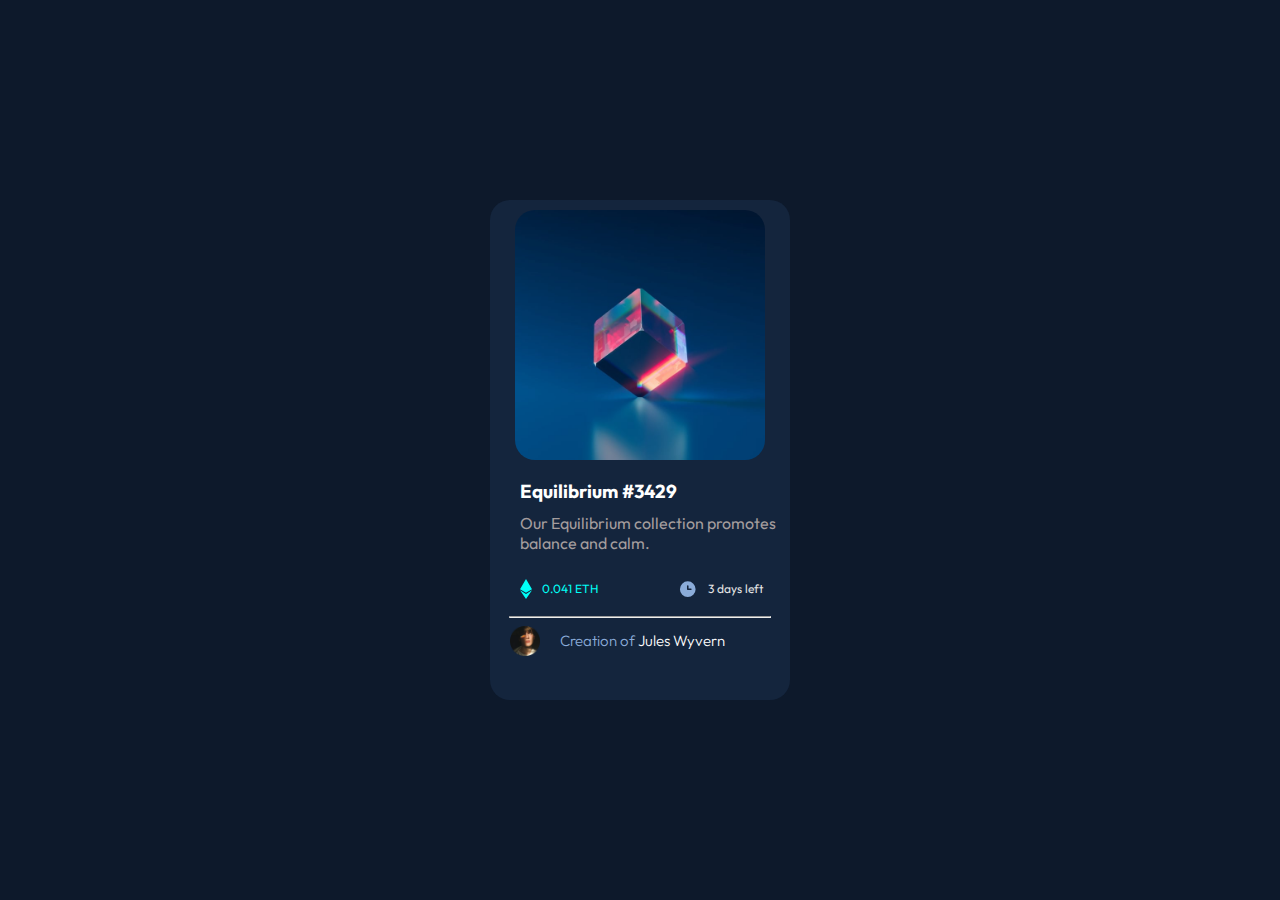
<file: Challenge - 4/index.html>
<!DOCTYPE html>
<html lang="en">
<head>
  <meta charset="UTF-8">
  <meta name="viewport" content="width=device-width, initial-scale=1.0"> <!-- displays site properly based on user's device -->

  <link rel="icon" type="image/png" sizes="32x32" href="./images/favicon-32x32.png">
  <link href="https://fonts.googleapis.com/css2?family=Outfit:wght@300;400;600&display=swap" rel="stylesheet">
  <link rel="stylesheet" href="style.css">
  <title>Frontend Mentor | NFT preview card component</title>
  <style>
    .attribution { font-size: 11px; text-align: center; }
    .attribution a { color: hsl(228, 45%, 44%); }
  </style>
</head>
<body>
    <div class="main-cont">
      <div class="img-cont">
        <img src="images/image-equilibrium.jpg" alt="NFT image">
      </div>
      <div class="desc">
      </div>
      <div class="tot-eth">
      </div>
      <hr>
      <div class="creator">
        <img src="images/image-avatar.png" alt ="creator">
        <p class="abt">Creation of <span class="name">Jules Wyvern</span></p>
      </div>
    </div>
    <script src="index.js"></script>
</body>
</html>
</file>
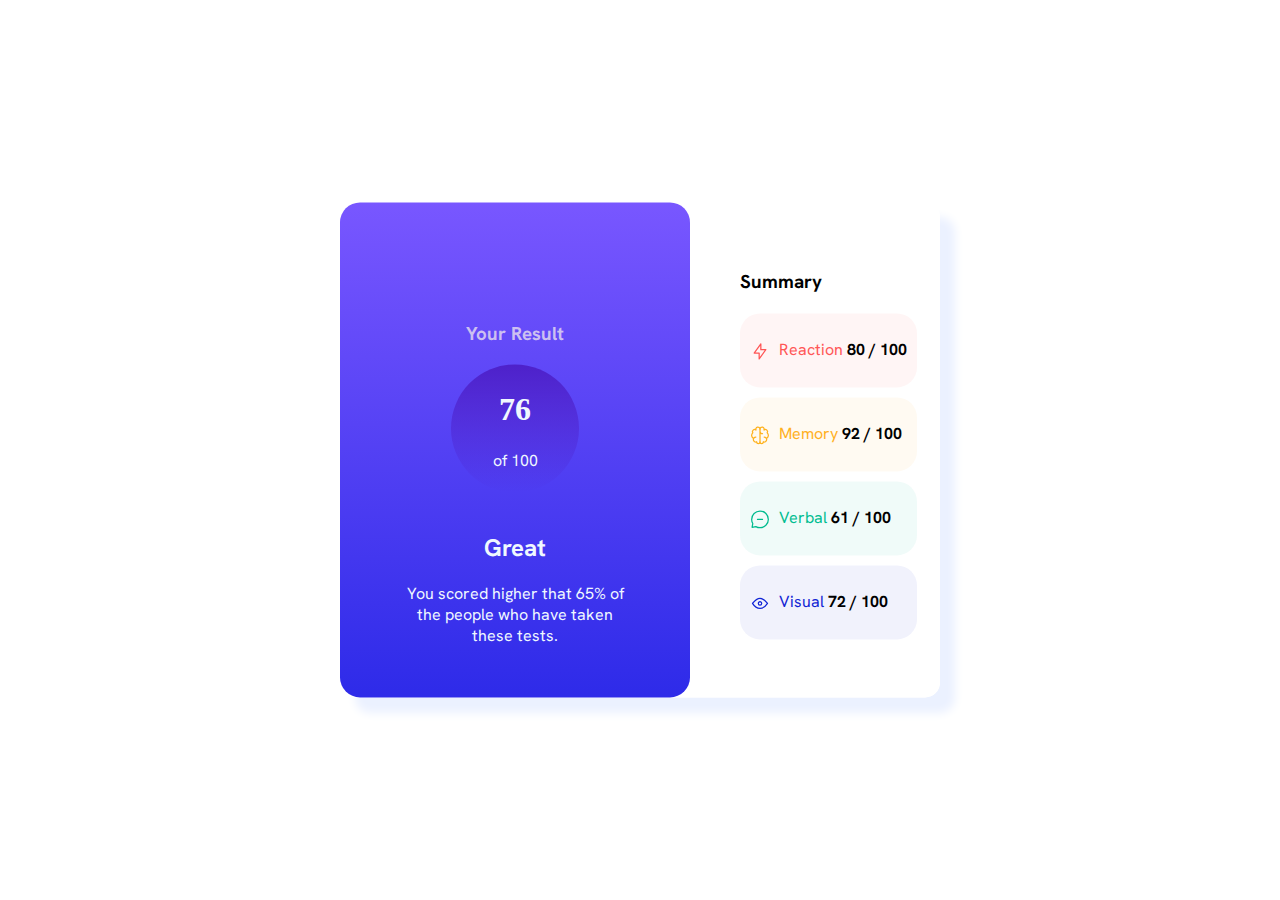
<file: Challenge - 1/results-summary-component-main/index.html>
<!DOCTYPE html>
<html lang="en">
<head>
  <meta charset="UTF-8">
  <meta name="viewport" content="width=device-width, initial-scale=1.0">
  <link rel="icon" type="image/png" sizes="32x32" href="./assets/images/favicon-32x32.png">
  <link rel="stylesheet" href="styles.css">
  <link href="https://fonts.googleapis.com/css2?family=Hanken+Grotesk:wght@400;900&display=swap" rel="stylesheet">
  <title>Frontend Mentor | Results summary component</title>
</head>
<body>
  <div class="child-container">
    <div class="left-container">
      <div class="final-res">
          <h3 class="lighter-text your-result-header">Your Result</h3>
          <div class="circle-container">
            <div class="inner-circle-area">
                <h1 class="white-text bigger-score-text">76</h1>
                <p class="lighter-text white-text .white-text">of 100</p>
            </div>
          </div>
          <div class="summary-text-box">
              <h2 class="result-rating-header white-text" style="font-family: 'Hanken Grotesk';">Great</h2>
              <p class="lighter-text white-text" style="font-family: 'Hanken Grotesk';">You scored higher that 65% of <br>the people who have taken<br> these tests.</p>
          </div>
      </div>
  </div>
    <div class="score-card">
      <div class="sub-card">
        <h3 class="heading-of-result">Summary</h3>
        <div class="reaction-card card">
          <p class="card-text "><img src="assets/images/icon-reaction.svg" alt="Reaction"> Reaction<span class="score--grey clr-darkblue"> 80 / 100</span></p>
        </div>
        <div class="memory-card card ">
          <p class="card-text"><img src="assets/images/icon-memory.svg" alt="Reaction">  Memory<span class="score--grey clr-darkblue"> 92 / 100</span></p>
        </div>
        <div class="verbal-card card ">
          <p class="card-text"><img src="assets/images/icon-verbal.svg" alt="Reaction">  Verbal<span class="score--grey clr-darkblue"> 61 / 100</span></p>
        </div>
        <div class="visual-card card ">
          <p class="card-text"><img src="assets/images/icon-visual.svg" alt="Reaction"> Visual<span class="score--grey clr-darkblue"> 72 / 100</span></p>
        </div>
      </div>
    </div>
  </div>
</body>
</html>
</file>
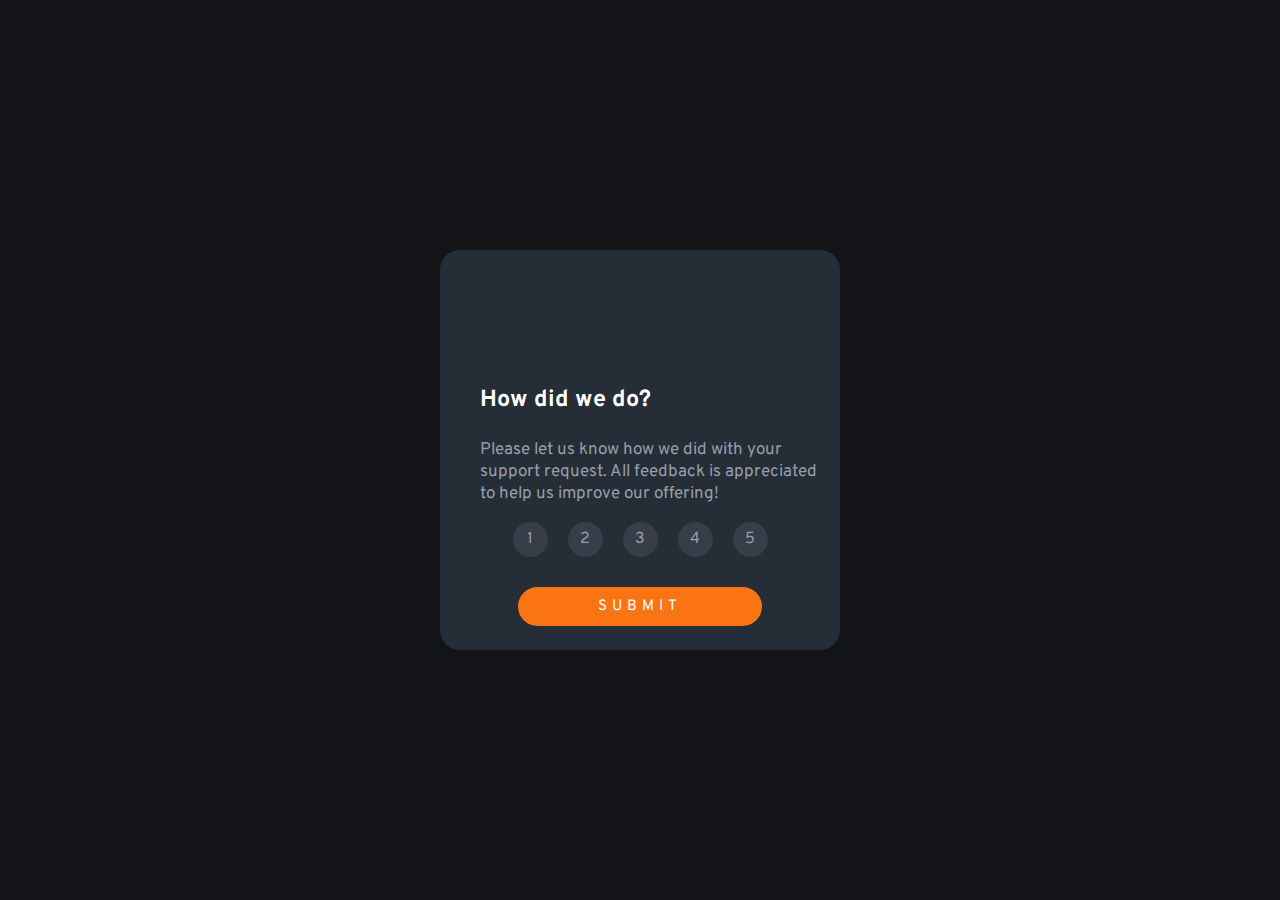
<file: Challenge - 3/interactive-rating-component-main/index.html>
<!DOCTYPE html>
<html lang="en">
<head>
  <meta charset="UTF-8">
  <meta name="viewport" content="width=device-width, initial-scale=1.0"> <!-- displays site properly based on user's device -->

  <link rel="icon" type="image/png" sizes="32x32" href="./images/favicon-32x32.png">
  <link href="https://fonts.googleapis.com/css2?family=Overpass:wght@400;700&display=swap" rel="stylesheet">
  <link rel="stylesheet" href="style.css" >
  
  <title>Frontend Mentor | Interactive rating component</title>
  <style>
    .attribution { font-size: 11px; text-align: center; }
    .attribution a { color: hsl(228, 45%, 44%); }
  </style>
</head>
<body>

<div class="main-container">
  <div class="sub-container">
    <div class="heading-container">
      <h3>How did we do?</h3>
      <p>Please let us know how we did with your support request. All feedback is appreciated to help us improve our offering!</p>
    </div>
    <div class="rating-button">
      <button class="rate-btn">1</button>
      <button class="rate-btn">2</button>
      <button class="rate-btn">3</button>
      <button class="rate-btn">4</button>
      <button class="rate-btn">5</button>
    </div>
    <div class="btn-cont">
      <button id="submit-btn">Submit</button>
  </div>
  <div class="submit-container">
    <div id="icon"></div>
    <div class="message">
      <p id="rating-selected"></p>
      <h3 id="msg"></h3>
      <p id="para"></p>
  </div>
  </div>
</div>
</div>
<script src="index.js"></script>
</body>
</html>
</file>
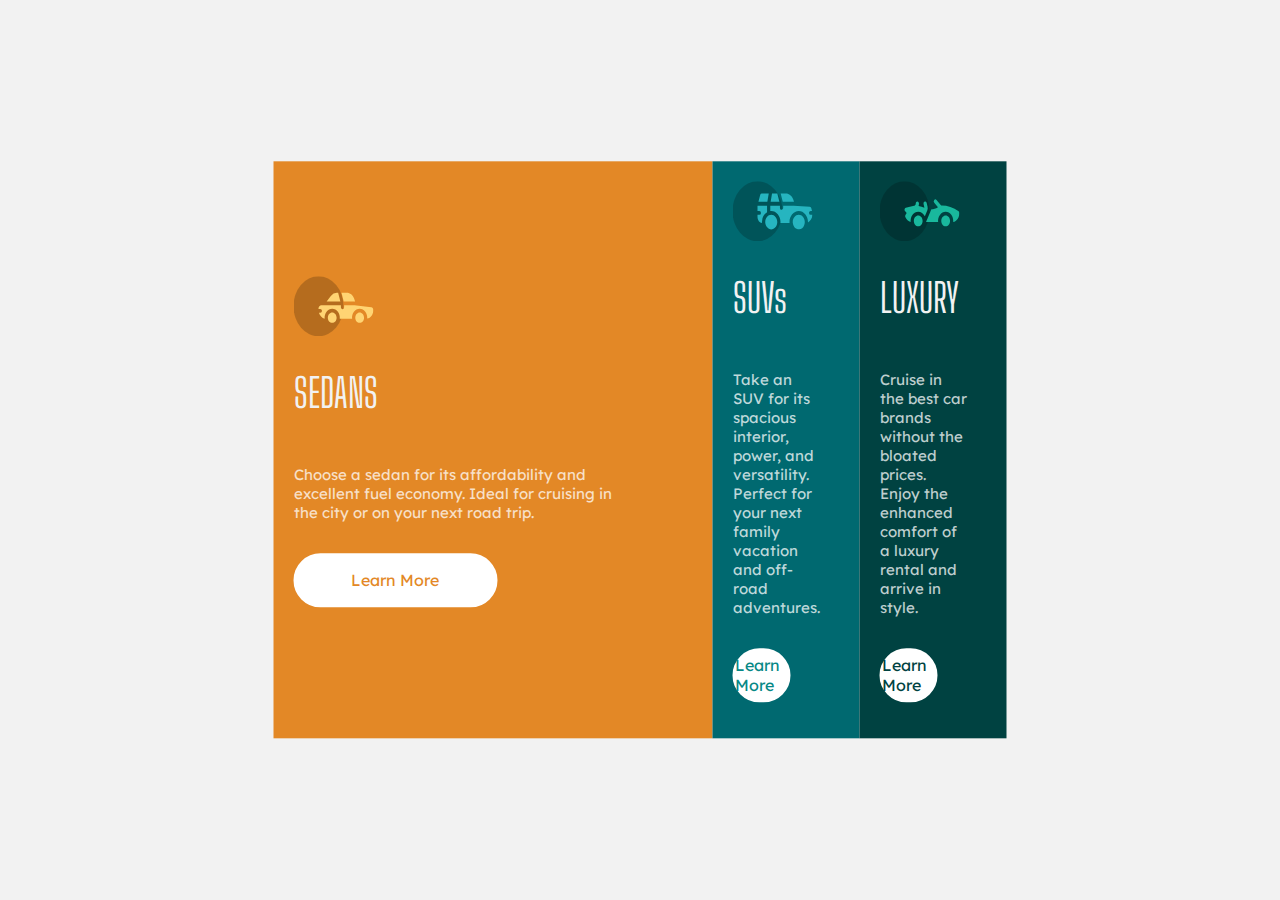
<file: Challenge - 5/3-column-preview-card-component-main/index.html>
<!DOCTYPE html>
<html lang="en">
<head>
  <meta charset="UTF-8">
  <meta name="viewport" content="width=device-width, initial-scale=1.0"> <!-- displays site properly based on user's device -->

  <link rel="icon" type="image/png" sizes="32x32" href="./images/favicon-32x32.png">
  <link rel="stylesheet" href="style.css">
  <link href="https://fonts.googleapis.com/css2?family=Big+Shoulders+Display:wght@700&display=swap" rel="stylesheet">
  <link href="https://fonts.googleapis.com/css2?family=Lexend+Deca&display=swap" rel="stylesheet">
  
  <title>Frontend Mentor | 3-column preview card component</title>

  <!-- Feel free to remove these styles or customise in your own stylesheet 👍 -->
  <style>
    .attribution { font-size: 11px; text-align: center; }
    .attribution a { color: hsl(228, 45%, 44%); }
  </style>
</head>
<body>
  
  <div class="main-container">
    <div class="car-types">
      <div class="sedan-cars">
          <div class="sedan-desc">
            <img src="images/icon-sedans.svg" >
            <h2>SEDANS</h2>
            <p>Choose a sedan for its affordability and excellent fuel economy. Ideal for cruising in the city 
              or on your next road trip.</p>
            <h3>Learn More</h3>
          </div>
      </div>

      <div class="suvs">
        <div class="suv-desc">
          <img src="images/icon-suvs.svg">
          <h2>SUVs</h2>
          <p>Take an SUV for its spacious interior, power, and versatility. Perfect for your next family vacation 
            and off-road adventures.</p>
            <h3>Learn More</h3>
        </div>
      </div>
      <div class="luxury">
        <div class="luxury-desc">
          <img src="images/icon-luxury.svg">
          <h2>LUXURY</h2>
          <p>Cruise in the best car brands without the bloated prices. Enjoy the enhanced comfort of a luxury 
            rental and arrive in style.</p>
            <h3>Learn More</h3>
        </div>
      </div>
      </div>
    </div>
  </div>

</body>
</html>
</file>
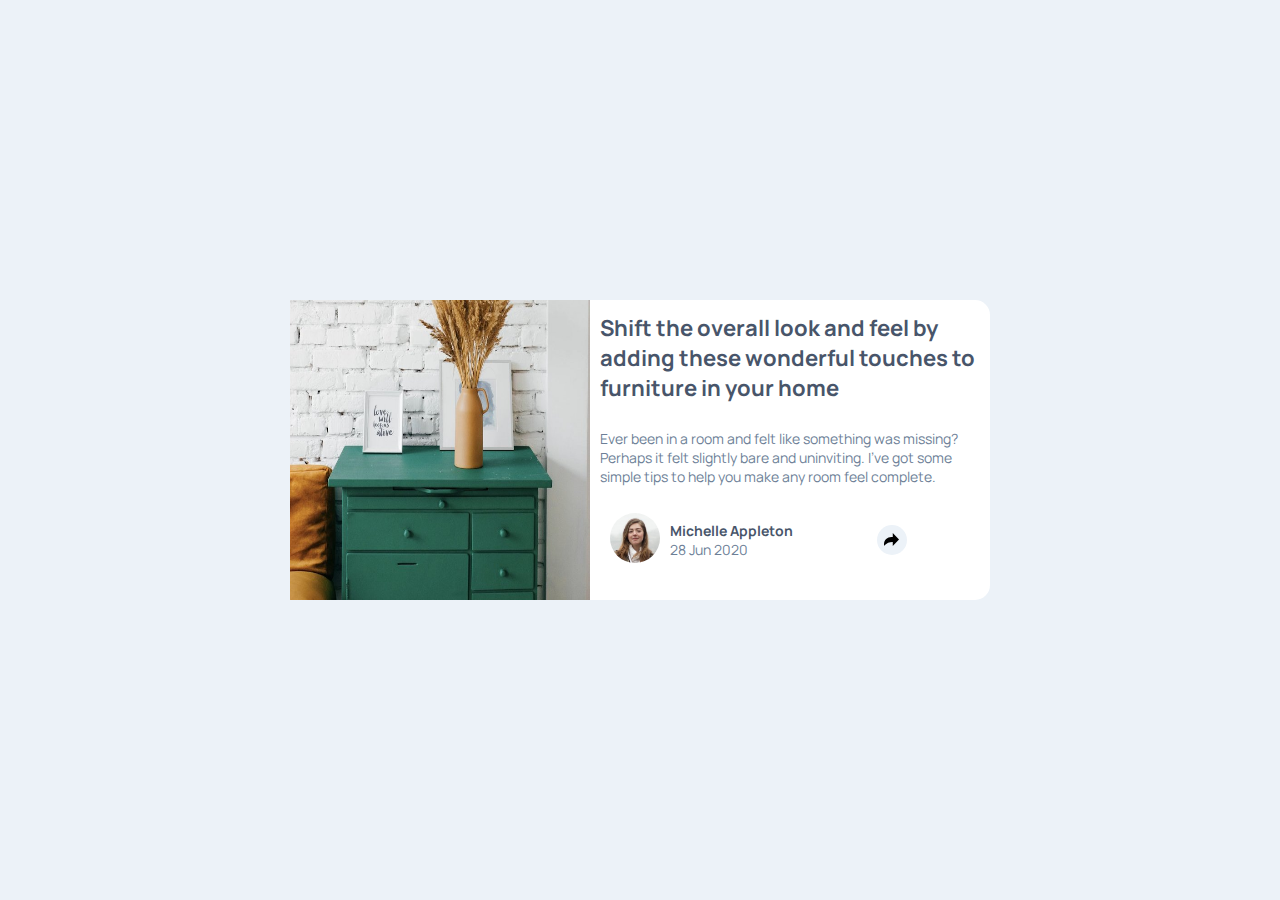
<file: Challenge - 6/article-preview-component-master/index.html>
<!DOCTYPE html>
<html lang="en">
  <head>
    <meta charset="UTF-8" />
    <meta name="viewport" content="width=device-width, initial-scale=1.0" />
    <link
      rel="icon"
      type="image/png"
      sizes="32x32"
      href="./images/favicon-32x32.png"
    />
    <link rel="stylesheet" href="style.css" />
    <link href="https://fonts.googleapis.com/css2?family=Manrope:wght@500;700&display=swap" rel="stylesheet">
    <title>Frontend Mentor | Article preview component</title>
  </head>
  <body>
    <div class="main-container">
        <div class="content">
            <img src="images/drawers.jpg">
        </div>
        <div class="main-txt">
         <h3>Shift the overall look and feel by adding these wonderful 
                touches to furniture in your home</h3>
            <p>Ever been in a room and felt like something was missing? Perhaps 
                it felt slightly bare and uninviting. I’ve got some simple tips 
                to help you make any room feel complete.
              </p> 
              <div class="profile">
                <div class="profile-pic">
                  <img src="images/avatar-michelle.jpg" alt="" />
                </div>
                 <span>
                  <p class="name">Michelle Appleton</p>
                  <p class="date">28 Jun 2020</p>
                 </span>
                 <div class="share-icon tooltip" id="share">
                  <svg xmlns="http://www.w3.org/2000/svg" width="15" height="13" id="letssee">
                    <path d="M15 6.495L8.766.014V3.88H7.441C3.33 3.88 0 7.039 0 10.936v2.049l.589-.612C2.59 10.294 5.422 9.11 8.39 9.11h.375v3.867L15 6.495z"></path>
                  </svg>
                    <span class="tooltiptext" id="toolkit">
                      <div class="child" id="shtext">SHARE</div>
                      <div class="child">
                        <svg xmlns="http://www.w3.org/2000/svg" width="20" height="20"><path fill="#FFF" d="M18.896 0H1.104C.494 0 0 .494 0 1.104v17.793C0 19.506.494 20 1.104 20h9.58v-7.745H8.076V9.237h2.606V7.01c0-2.583 1.578-3.99 3.883-3.99 1.104 0 2.052.082 2.329.119v2.7h-1.598c-1.254 0-1.496.597-1.496 1.47v1.928h2.989l-.39 3.018h-2.6V20h5.098c.608 0 1.102-.494 1.102-1.104V1.104C20 .494 19.506 0 18.896 0z"/>
                        </svg>
                      </div>
                      <div class="child">
                        <svg xmlns="http://www.w3.org/2000/svg" width="20" height="20">
                        <path fill="#FFF" d="M10 0C4.478 0 0 4.477 0 10c0 4.237 2.636 7.855 6.356 9.312-.088-.791-.167-2.005.035-2.868.182-.78 1.172-4.97 1.172-4.97s-.299-.6-.299-1.486c0-1.39.806-2.428 1.81-2.428.852 0 1.264.64 1.264 1.408 0 .858-.545 2.14-.828 3.33-.236.995.5 1.807 1.48 1.807 1.778 0 3.144-1.874 3.144-4.58 0-2.393-1.72-4.068-4.177-4.068-2.845 0-4.515 2.135-4.515 4.34 0 .859.331 1.781.745 2.281a.3.3 0 01.069.288l-.278 1.133c-.044.183-.145.223-.335.134-1.249-.581-2.03-2.407-2.03-3.874 0-3.154 2.292-6.052 6.608-6.052 3.469 0 6.165 2.473 6.165 5.776 0 3.447-2.173 6.22-5.19 6.22-1.013 0-1.965-.525-2.291-1.148l-.623 2.378c-.226.869-.835 1.958-1.244 2.621.937.29 1.931.446 2.962.446 5.522 0 10-4.477 10-10S15.522 0 10 0z" />
                      </svg>
                    </div>
                      <div class="child">
                        <svg xmlns="http://www.w3.org/2000/svg" width="20" height="20"><path fill="#FFF" d="M20 2.172a8.192 8.192 0 01-2.357.646 4.11 4.11 0 001.804-2.27 8.22 8.22 0 01-2.605.996A4.096 4.096 0 0013.847.248c-2.65 0-4.596 2.472-3.998 5.037A11.648 11.648 0 011.392 1a4.109 4.109 0 001.27 5.478 4.086 4.086 0 01-1.858-.513c-.045 1.9 1.318 3.679 3.291 4.075a4.113 4.113 0 01-1.853.07 4.106 4.106 0 003.833 2.849A8.25 8.25 0 010 14.658a11.616 11.616 0 006.29 1.843c7.618 0 11.922-6.434 11.663-12.205A8.354 8.354 0 0020 2.172z"/>
                        </svg>
                      </div>
                    </span>
                </div>
      </div>
    </div>
    </div>
    <script src="index.js"></script>
  </body>
</html>
</file>
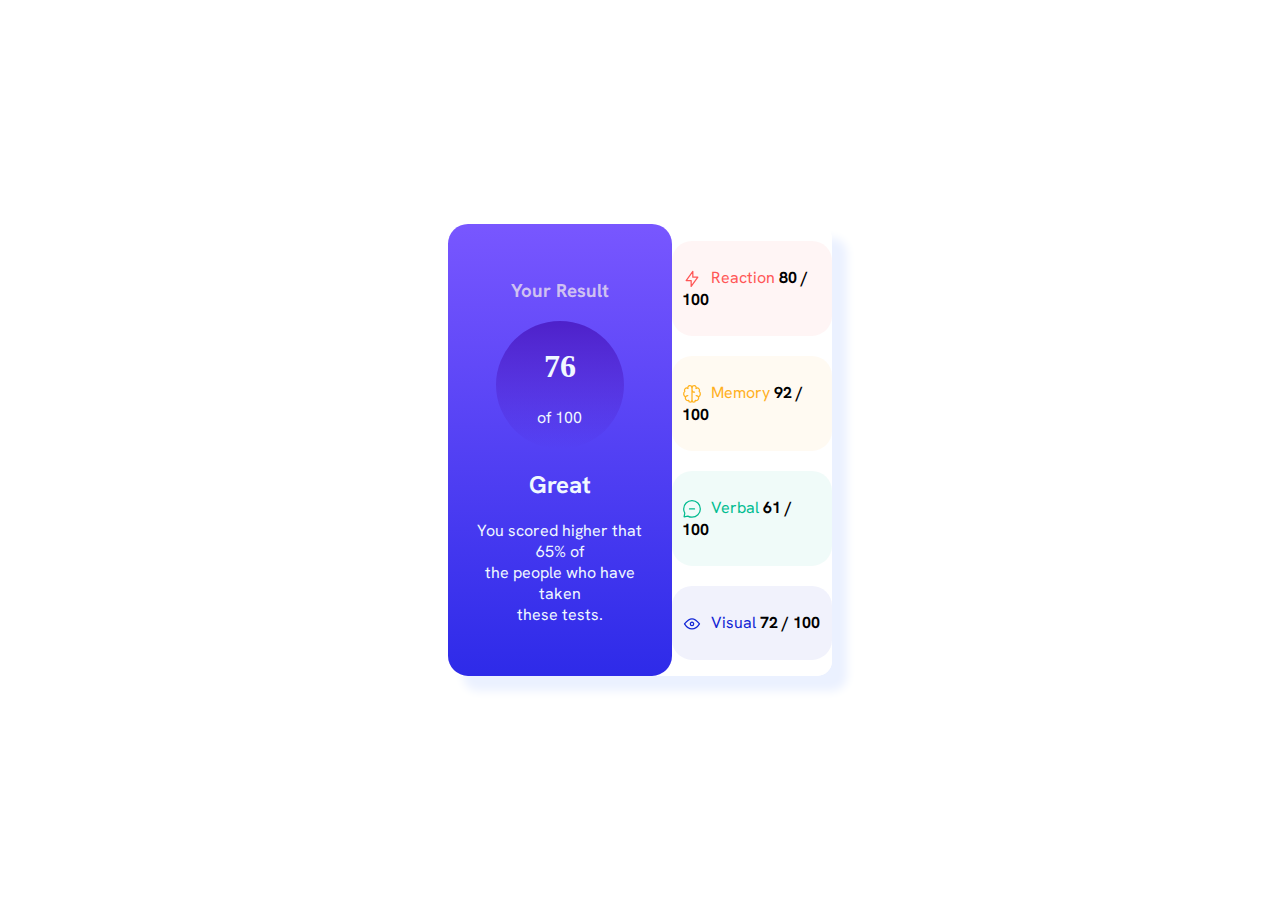
<file: Folder 1/results-summary-component-main/index.html>
<!DOCTYPE html>
<html lang="en">
<head>
  <meta charset="UTF-8">
  <meta name="viewport" content="width=device-width, initial-scale=1.0">
  <link rel="icon" type="image/png" sizes="32x32" href="./assets/images/favicon-32x32.png">
  <link rel="stylesheet" href="styles.css">
  <link href="https://fonts.googleapis.com/css2?family=Hanken+Grotesk:wght@400;900&display=swap" rel="stylesheet">
  <title>Frontend Mentor | Results summary component</title>
</head>
<body>
  <div class="child-container">
    <!-- <div class="details">
      <h5>Summary</h5>
    </div> -->
    <div class="left-container">
      <div class="final-res">
          <h3 class="lighter-text your-result-header">Your Result</h3>
          <div class="circle-container">
            <div class="inner-circle-area">
                <h1 class="white-text bigger-score-text">76</h1>
                <p class="lighter-text white-text .white-text">of 100</p>
            </div>
          </div>
          <div class="summary-text-box">
              <h2 class="result-rating-header white-text" style="font-family: 'Hanken Grotesk';">Great</h2>
              <p class="lighter-text white-text" style="font-family: 'Hanken Grotesk';">You scored higher that 65% of <br>the people who have taken<br> these tests.</p>
          </div>
      </div>
  </div>
    <div class="score-card">
      <div class="sub-card">
        <div class="reaction-card card">
          <p class="card-text "><img src="assets/images/icon-reaction.svg" alt="Reaction"> Reaction<span class="score--grey clr-darkblue"> 80 / 100</span></p>
        </div>
        <div class="memory-card card ">
          <p class="card-text"><img src="assets/images/icon-memory.svg" alt="Reaction">  Memory<span class="score--grey clr-darkblue"> 92 / 100</span></p>
        </div>
        <div class="verbal-card card ">
          <p class="card-text"><img src="assets/images/icon-verbal.svg" alt="Reaction">  Verbal<span class="score--grey clr-darkblue"> 61 / 100</span></p>
        </div>
        <div class="visual-card card ">
          <p class="card-text"><img src="assets/images/icon-visual.svg" alt="Reaction"> Visual<span class="score--grey clr-darkblue"> 72 / 100</span></p>
        </div>
      </div>
    </div>
  </div>
</body>
</html>
</file>
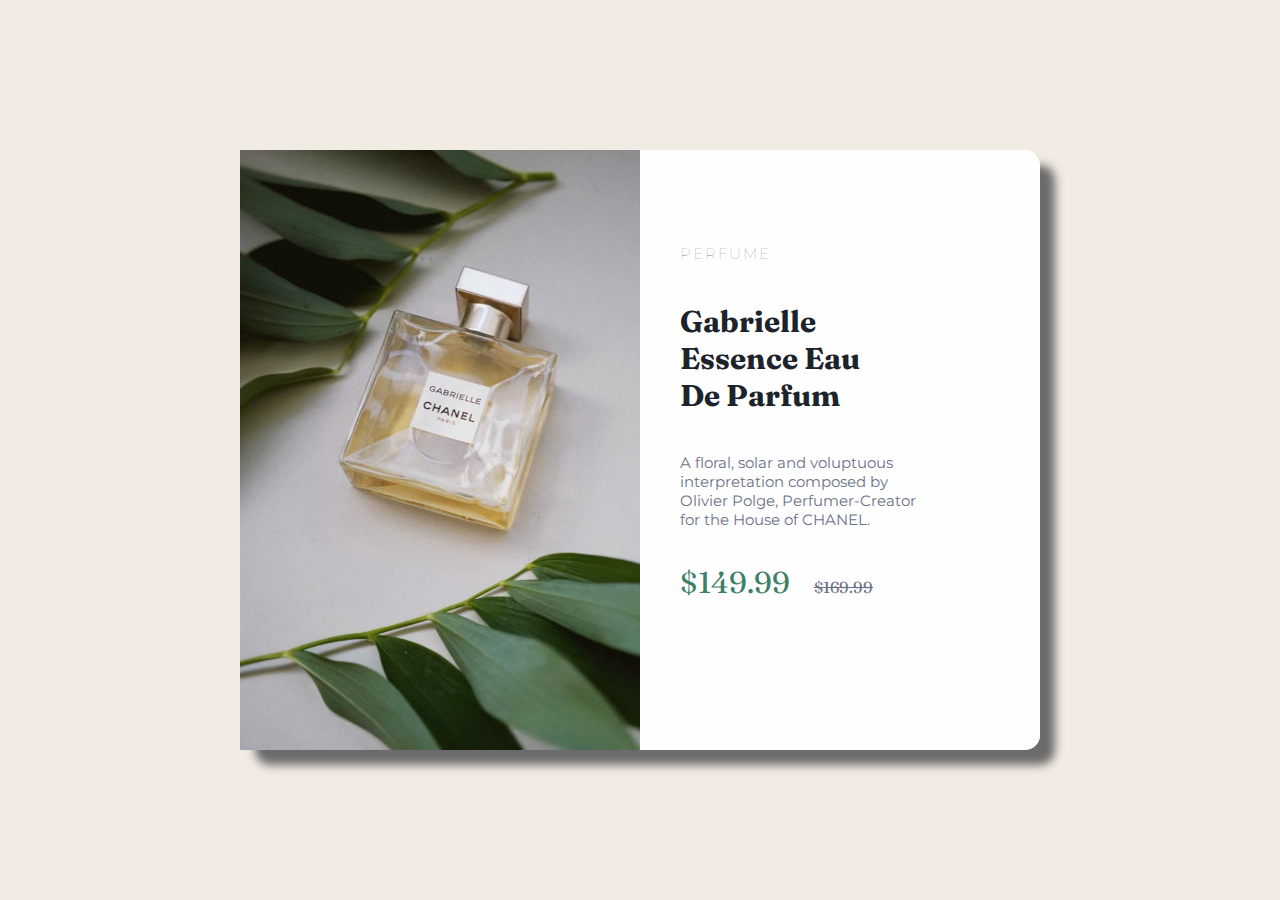
<file: Challenge - 2/product-preview-card-component-main/product-preview-card-component-main/index.html>
<!DOCTYPE html>
<html lang="en">
<head>
  <meta charset="UTF-8">
  <meta name="viewport" content="width=device-width, initial-scale=1.0"> <!-- displays site properly based on user's device -->

  <link rel="icon" type="image/png" sizes="32x32" href="./images/favicon-32x32.png">
  <link rel="stylesheet" href="styles.css">
  <link href="https://fonts.googleapis.com/css2?family=Montserrat:wght@500;700&display=swap" rel="stylesheet">
  <link href="https://fonts.googleapis.com/css2?family=Fraunces:opsz,wght@9..144,700&display=swap" rel="stylesheet">
  <title>Frontend Mentor | Product preview card component</title>

  <!-- Feel free to remove these styles or customise in your own stylesheet 👍 -->
  <style>
    .attribution { font-size: 11px; text-align: center; }
    .attribution a { color: hsl(228, 45%, 44%); }
  </style>
</head>
<body>

<div class="main-container">
  <div class="left-container">
    <img src="images/image-product-desktop.jpg" alt="perfume" >
  </div>
      <div class="title">
        <h3>PERFUME</h3>
        <h2>Gabrielle Essence Eau De Parfum</h2>
        <p>A floral, solar and voluptuous interpretation composed by
          Olivier Polge, Perfumer-Creator for the House of CHANEL.</p>
          <div class="price">
            <span class="dis-price">$149.99</span>
            <span class="org-price">$169.99</span>
        </div>
        <!-- <button> <img src="images/icon-cart.svg" alt=""> Add to Cart</button> -->
      </div>
</div>
</body>
</html>
</file>
<file: Challenge - 4/style.css>
body {
    background-color: hsl(217, 54%, 11%);
    margin: 0;
    font-family: 'Outfit', sans-serif;
}

.main-cont {
    /* display: flex;
    justify-content: center;
    align-items: center; */
    position: absolute;
    top: 50%;
    left: 50%;
    transform: translate(-50%, -50%);
    height: 500px;
    width: 300px;
    border-radius: 20px;
    background-color: hsl(216, 50%, 16%);
}

.img-cont {
    display: flex;
    justify-content: center;
}

.img-cont img {
    width: 250px;
    height: 250px;
    border-radius: 20px;
    margin-top: 10px;
}

.desc {
    display: flex;
    flex-direction: column;
    font-family: 'Outfit', sans-serif;
    margin-left: 30px;
}

.desc h3 {
    color: hsl(0, 0%, 100%);
    margin-bottom: 5px;
}

.desc p {
    color: hsl(0, 4%, 63%);
    font-size: 16px;
    margin-top: 5px;
}

.tot-eth
{
    display: flex;
    justify-content: flex-start;
}
.tot-eth img
{
    height: 20px;
    margin-left: 30px;
    margin-top: 10px;
}

.tot-eth p
{
    color:  hsl(0, 0%, 100%);
    font-size: 12px;
    margin-left: 10px;
    font-family: 'Outfit', sans-serif;
    color: hsl(178, 100%, 50%);
}


.clk-cont
{
    margin-left: 50px;
}

.tot-eth #para
{
    color: rgb(228, 228, 228);
    font-family: 'Outfit', sans-serif;

}

.creator
{
    display: flex;
    justify-content: flex-start;
}
.creator img
{
    height: 30px;
    margin-left: 20px;
}

.creator .abt
{
    margin-left: 20px;
}

.name {
    display: inline;
    background-color: transparent;
    color: hsl(0, 0%, 100%);
    margin-right: 25px;
    margin-top: 5px;
    font-size: 15px;
    font-family: 'Outfit', sans-serif;
}

.abt {
    background-color: transparent;
    color: hsl(215, 51%, 70%);
    font-weight: 300;
    margin-top: 0;
    font-size: 15px;
    margin-right: 15px;
    margin-top: 5px;
    font-family: 'Outfit', sans-serif;

}

hr {
    color: hsl(118, 77%, 58%);
    width: 260px;
}
</file>
<file: Challenge - 1/results-summary-component-main/styles.css>
:root {
  --light-red: hsl(0, 100%, 67%);
  --orange-yellow: hsl(39, 100%, 56%);
  --green-teal: hsl(166, 100%, 37%);
  --cobalt-blue: hsl(234, 85%, 45%);
  --bg-light-slate-blue: hsl(252, 100%, 67%);
  --bg-light-royal-blue: hsl(241, 81%, 54%);
  --bg-violet-blue: hsla(256, 72%, 46%, 1);
  --bg-persian-blue: hsla(241, 72%, 46%, 0);
  --pale-blue: hsl(221, 100%, 96%);
  --light-lavender: hsl(241, 100%, 89%);
  --dark-gray-blue: hsl(224, 30%, 27%);
}

.child-container 
{
  width: 50%;
  max-width: 600px;
  position: absolute;
  top: 50%;
  left: 50%;
  transform: translate(-50%, -50%);
  border-radius: 15px;
  display:flex;
  flex-direction: row;
  background-color: hsla(0, 0%, 100%, 0.943);
  box-shadow: 15px 15px 10px  hsl(221, 100%, 96%);
}


.score-card 
{
  display: flex;
  justify-content: space-around;
  align-items: flex-end;
  flex-direction: column;
  font-family: 'Hanken Grotesk';
}


.sub-card img {
  margin-right: 5px;
}

.card {
  display: flex;
  justify-content: space-between;
  margin: 10px 0px 10px 0px;
  padding: 10px;
  border-radius: 20px;
}



.final-res
{
  display: flex;
  justify-content:space-between;
  align-items: center;
  flex-direction: column;
  text-align: center;
}


.circle-container
{
  background-image: linear-gradient(hsla(256, 72%, 46%, 1), hsla(241, 72%, 46%, 0));
  display: flex;
  justify-content: center;
  align-items: center;
  border-radius: 50%;
  width: 8em;
  height: 8em;
  margin-bottom: 20px;
  
}


.left-container
{

  background-image: linear-gradient(hsl(252, 100%, 67%), hsl(241, 81%, 54%));
  text-align: center;
  width: 50%;
  height: 100%;
  border-radius: 20px;
  margin-right: 50px;
  padding: 100px 25px 35px 25px;
}

.card img {
  vertical-align: middle;
}

.reaction-card {
  color: var(--light-red);
  background: hsla(0, 100%, 67%, 0.06);
}

.memory-card {
  color: var(--orange-yellow);
  background: hsla(39, 100%, 56%, 0.06);
}

.score--grey {
  color: gray;
}

.clr-darkblue
 {
  font-weight: bold;
  color: black;
}

.verbal-card {
  color: var(--green-teal);
  background: hsla(166, 100%, 37%, 0.06);
}

.visual-card {
  color: var(--cobalt-blue);
  background: hsla(234, 85%, 45%, 0.06);
}

.lighter-text 
{
  font-family: 'Hanken Grotesk';
  color: hsla(0, 33%, 95%, 0.726);
}

.white-text
{
  color: aliceblue;
}

.heading-of-result
{
  font-family: 'Hanken Grotesk';
}
  


@media (max-width: 768px) and (min-width: 200px)
{
  .child-container 
  {
    position: absolute;
    top: 50%;
    left: 50%;
    width: 100%; 
    max-width: 100%;
    transform: translate(-50%, -50%);
    border-radius: 15px;
    display: flex;
    flex-direction: column; 
    align-items: center;
    background-color: hsla(0, 0%, 100%, 0.943);
    box-shadow: 15px 15px 10px hsl(221, 100%, 96%);
  }
  
  .left-container 
  {
    background-image: linear-gradient(hsl(252, 100%, 67%), hsl(241, 81%, 54%)); 
    width: 100%; 
    text-align: center;
    border-radius: 60px;
    margin: 0px 50px 0px 50px;
    padding: 100px 25px 20px 10px;
  
}

}
</file>
<file: Challenge - 3/interactive-rating-component-main/style.css>
body {
    background-color: hsl(216, 12%, 8%);
    margin: 0;
}


.main-container {
    display: flex;
    position: absolute;
    flex-direction: column;
    width: 400px;
    height: 400px;
    top: 50%;
    left: 50%;
    transform: translate(-50%, -50%);
    border-radius: 20px;
    background-color: hsl(213, 19%, 18%);
}

.sub-container {
    display: flex;
    flex-direction: column;
    justify-content: center;
    align-items: center;
}

.heading-container {
    margin-left: 40px;
    margin-top: 7rem;
    font-family: 'Overpass', sans-serif;
    font-size: 20px;
    color: hsl(0, 0%, 100%);
}

.heading-container p {
    font-family: 'Overpass', sans-serif;
    color: hsl(217, 12%, 63%);
    font-size: 17px;
    width: 95%;

}

.rating-button {
    display: flex;
    justify-content: center;
    gap: 20px;
}

.rate-btn {
    all: unset;
    background-color: hsl(219, 14%, 25%);
    color: hsl(217, 12%, 63%);
    font-family: 'Overpass', sans-serif;
    text-align: center;
    width: 35px;
    height: 35px;
    border-radius: 40px;
    cursor: pointer;
}


#submit-btn {
    all: unset;
}


.submit-container
{
    display: flex;
    flex-direction: column;
    justify-content: center;
    align-items: center;
    text-align: center;
    font-family: 'Overpass', sans-serif;
    margin: 30px;
    padding: 30px;
    font-size: 15px;
}

.submit-container h3
{
    color: white;
    font-size: 25px;
}

.submit-container p
{
    color:  hsl(217, 12%, 63%);
}


#rating-selected 
{
    text-align: center;
    font-size: 17px;
    background-color: hsl(213, 15%, 26%);
    border-radius:30px;
    padding: 0.3rem 0.5rem;
    width: 200px;
    color: hsl(25, 97%, 53%);
    margin: 0 auto;
    display: flex;
    justify-content: center;
    margin-bottom: 2rem;
    margin-top: 0.5rem;
    margin-top: 20px;
    display: none;
}
.btn-cont {
    display: flex;
    margin-top: 30px;
    padding: 10px 80px;
    color: hsl(0, 0%, 100%);
    font-family: 'Overpass', sans-serif;
    font-size: 15px;
    text-transform: uppercase;
    letter-spacing: 5px;
    border-radius: 20px;
    background-color: hsl(25, 97%, 53%);
}

.rating-button button:hover {
    background-color: hsl(217, 12%, 63%);
    color: hsl(0, 0%, 100%);
}

.btn-cont:hover {
    background-color: hsl(0, 0%, 100%);
    color: hsl(25, 97%, 53%);
}

.rate-btn.selectedRating{
    background-color: hsl(25, 97%, 53%);
    color: white;

}
</file>
<file: Challenge - 5/3-column-preview-card-component-main/style.css>
body {
    background-color: hsl(0, 0%, 95%);
    margin: 0;
    padding: 0;
    font-family: 'Lexend Deca', sans-serif;
}

* {
    font: inherit;
}

.main-container {
    display: flex;
    justify-content: center;
    align-items: center;
    cursor: pointer;
    position: absolute;
    top: 50%;
    left: 50%;
    transform: translate(-50%, -50%);
}


.car-types {
    display: flex;
    justify-content: space-around;
}



.sedan-cars {
    height: auto;
    max-width: 60vh;
    background-color: hsl(31, 77%, 52%);
    display: flex;
    flex-direction: column;
    justify-content: center;
}

.sedan-desc {
    display: flex;
    flex-direction: column;
    position: relative;
    padding: 20px;
}

.sedan-cars h2 {
    font-family: 'Big Shoulders Display', cursive;
    font-size: 40px;
    color: hsl(0, 0%, 95%);
}

.sedan-cars p {
    font-family: 'Lexend Deca', sans-serif;
    font-size: 15px;
    width: 80%;
    color: hsla(0, 0%, 100%, 0.75);
}

.sedan-desc h3 {
    display: flex;
    align-items: center;
    justify-content: center;
    background-color: white;
    border-radius: 30px;
    width: 50%;
    font-family: 'Lexend Deca', sans-serif;
    height: 50px;
    color: hsl(31, 77%, 52%);
    border: 2px solid white;
}

.sedan-desc:hover h3 {
    visibility: visible;
    background-color: transparent;
    color: white;
}

.suvs {
    height: auto;
    width: 300px;
    background-color: hsl(184, 100%, 22%);
    display: flex;
    flex-direction: column;
    justify-content: center;
}

.suv-desc {
    display: flex;
    flex-direction: column;
    position: relative;
    padding: 20px;
}

.suv-desc h2 {
    font-family: 'Big Shoulders Display', cursive;
    font-size: 40px;
    color: hsl(0, 0%, 95%);
}

.suv-desc p {
    font-family: 'Lexend Deca', sans-serif;
    font-size: 15px;
    width: 80%;
    color: hsla(0, 0%, 100%, 0.75);
}

.suv-desc h3 {
    display: flex;
    align-items: center;
    justify-content: center;
    background-color: white;
    border-radius: 30px;
    width: 50%;
    font-family: 'Lexend Deca', sans-serif;
    height: 50px;
    color: hsl(179, 90%, 28%);
    border: 2px solid white;
}

.suv-desc:hover h3 {
    visibility: visible;
    background-color: transparent;
    color: white;
}


.luxury {

    width: 300px;
    background-color: hsl(179, 100%, 13%);
    display: flex;
    flex-direction: column;
    justify-content: center;
}


.luxury-desc {
    display: flex;
    flex-direction: column;
    position: relative;
    padding: 20px;
}

.luxury-desc h2 {
    font-family: 'Big Shoulders Display', cursive;
    font-size: 40px;
    color: hsl(0, 0%, 95%);
}

.luxury-desc p {
    font-family: 'Lexend Deca', sans-serif;
    font-size: 15px;
    width: 83%;
    color: hsla(0, 0%, 100%, 0.75);
}


.luxury-desc h3 {
    display: flex;
    align-items: center;
    justify-content: center;
    background-color: white;
    border-radius: 30px;
    width: 50%;
    font-family: 'Lexend Deca', sans-serif;
    height: 50px;
    color: hsl(179, 100%, 13%);
    border: 2px solid white;
}

.luxury-desc:hover h3 {
    visibility: visible;
    background-color: transparent;
    color: white;
}

.sedan-desc img,
.suv-desc img,
.luxury-desc img {
    height: 60px;
    width: 80px;
}

@media screen and (max-width: 768px) {
    .main-container {
        display: flex;
        flex-direction: column;
        align-items: center;
        justify-content: center;
    }

    .car-types {
        display: flex;
        flex-direction: column;
        justify-content: center;
    }
}
</file>
<file: Challenge - 6/article-preview-component-master/style.css>
body {
    background-color: hsl(210, 46%, 95%);
}

* {
    margin: 0;
    padding: 0;
    font: inherit;
}

.main-container {
    display: flex;
    position: absolute;
    top: 50%;
    left: 50%;
    height: 300px;
    width: 700px;
    border-radius: 15px;
    background-color: hsl(240, 100%, 100%);
    transform: translate(-50%, -50%);
}

.content img {
    height: 300px;
    width: 300px;
}

.content {
    display: flex;
}

.main-txt {
    display: flex;
    flex-direction: column;
    justify-content: space-around;
}

.main-txt h3 {
    font-family: 'Manrope', sans-serif;
    font-size: 22px;
    margin-left: 10px;
    font-weight: bold;
    color: hsl(217, 19%, 35%);
}

.main-txt p {
    font-family: 'Manrope', sans-serif;
    font-size: 14px;
    margin-left: 10px;
    color: hsl(214, 17%, 51%);
}

.main-txt .profile {
    display: flex;
    flex-direction: row;
}

.profile {
    display: flex;
    flex-direction: row;
    align-items: center;
    margin-bottom: 20px;
}

.profile-pic img {
    height: 50px;
    border-radius: 30px;
    margin-left: 20px;
}

.profile .name {
    color: #48556a;
    font-family: 'Manrope', sans-serif;
    font-weight: 700;
}


#share {
    display: flex;
    justify-content: center;
    align-items: center;

}

.profile #share {
    background-color: hsl(210, 46%, 95%);
    height: 30px;
    width: 30px;
    border-radius: 30px;
    margin-left: auto;
    margin-right: auto;
}


.tooltip {
    position: relative;
    display: inline-block;

}

.tooltip .tooltiptext {
    visibility: hidden;
    width: 200px;
    height: 40px;
    border-radius: 40px;
    background-color: hsl(217, 19%, 35%);
    color: #fff;
    text-align: center;
    border-radius: 10px;
    padding: 10px;
    position: absolute;
    z-index: 1;
    bottom: 150%;
    left: 50%;
    margin-left: -110px;
}

.tooltip .tooltiptext::after {
    content: "";
    position: absolute;
    top: 100%;
    left: 50%;
    margin-left: -5px;
    border-width: 6px;
    border-style: solid;
    border-color: hsl(217, 19%, 35%) transparent transparent transparent;
}



.tooltiptext {
    display: flex;
    justify-content: space-around;
    align-items: center;

}

.tooltiptext #shtext {
    font-family: 'Manrope', sans-serif;
    color: hsl(240, 3%, 80%);
    letter-spacing: 5px;
    font-size: 12px;
}

@media screen and (max-width: 768px) {
    .main-container {
        display: flex;
        justify-content: center;
        align-items: center;
        width: 80%;
        height: auto;
        flex-direction: column;
    }

    .content img {
        /* max-width: 100%;
        height: auto; */
        width: 100%;
        height: auto;
    }

    .main-container .main-txt {
        width: 90%;
    }

    .main-txt h3 {
        font-size: 16px;
        font-weight: bold;
        color: hsl(217, 19%, 35%);
        margin: 5px 0;
    }

    .main-txt p {
        font-size: 12px;
        margin: 5px 0;
        color: hsl(214, 17%, 51%);
    }

    .profile .profile-pic {
        margin-right: 10px;
        margin-left: 0;
        margin-top: 10px;
    }

    .profile-pic img {
        height: 50px;
        border-radius: 30px;
        margin-left: 2px;
    }



}
</file>
<file: Folder 1/results-summary-component-main/styles.css>
:root {
  --light-red: hsl(0, 100%, 67%);
  --orange-yellow: hsl(39, 100%, 56%);
  --green-teal: hsl(166, 100%, 37%);
  --cobalt-blue: hsl(234, 85%, 45%);
  --bg-light-slate-blue: hsl(252, 100%, 67%);
  --bg-light-royal-blue: hsl(241, 81%, 54%);
  --bg-violet-blue: hsla(256, 72%, 46%, 1);
  --bg-persian-blue: hsla(241, 72%, 46%, 0);
  --pale-blue: hsl(221, 100%, 96%);
  --light-lavender: hsl(241, 100%, 89%);
  --dark-gray-blue: hsl(224, 30%, 27%);
}

.child-container 
{
  width: 30%;
  position: absolute;
  top: 50%;
  left: 50%;
  transform: translate(-50%, -50%);
  border-radius: 15px;
  display:flex;
  justify-content: space-around;
  align-items: center;
  flex-direction: row;
  background-color:  hsla(0, 0%, 100%, 0.943);
  box-shadow: 15px 15px 10px  hsl(221, 100%, 96%);
}

.score--grey {
  color: gray;
}

.clr-darkblue {
  font-weight: bold;
  color: black;
}

.score-card 
{
  display: flex;
  justify-content: space-around;
  align-items: flex-end;
  flex-direction: column;
  font-family: 'Hanken Grotesk';
}

.sub-card 
{
  display: flex;
  justify-content: center;
  flex-direction: column;
  font-family: 'Hanken Grotesk';
}

.sub-card img {
  margin-right: 5px;
}

.card {
  display: flex;
  justify-content: space-between;
  margin: 10px 0px 10px 0px;
  padding: 10px;
  border-radius: 20px;
}



.final-res
{
  display: flex;
  justify-content:space-between;
  align-items: center;
  flex-direction: column;
  text-align: center;
}


.circle-container
{
  background-image: linear-gradient(hsla(256, 72%, 46%, 1), hsla(241, 72%, 46%, 0));
  display: flex;
  justify-content: space-around;
  align-items: center;
  border-radius: 50%;
  width: 8em;
  height: 8em;
  
}


.left-container
{

  background-image: linear-gradient(hsl(252, 100%, 67%), hsl(241, 81%, 54%));
  display: flex;
  justify-content: center;
  align-items: flex-start;
  text-align: center;
  width: 50%;
  height: 100%;
  border-radius: 20px;
  padding: 35px 25px 35px 25px;
}

.card img {
  vertical-align: middle;
}

.reaction-card {
  color: var(--light-red);
  background: hsla(0, 100%, 67%, 0.06);
}

.memory-card {
  color: var(--orange-yellow);
  background: hsla(39, 100%, 56%, 0.06);
}

.verbal-card {
  color: var(--green-teal);
  background: hsla(166, 100%, 37%, 0.06);
}

.visual-card {
  color: var(--cobalt-blue);
  background: hsla(234, 85%, 45%, 0.06);
}

.lighter-text 
{
  font-family: 'Hanken Grotesk';
  color: hsla(0, 33%, 95%, 0.726);
}

.white-text
{
  color: aliceblue;
}


@media (max-width: 375px) {
  .child-container 
  {
    display: flex;
    align-items: center;
    flex-direction: column;
    justify-content: center;
  }
}
</file>
<file: Challenge - 2/product-preview-card-component-main/product-preview-card-component-main/styles.css>
body {
  background-color: hsl(30, 38%, 92%);
}

.main-container {

  display: flex;
  position: absolute;
  justify-content: center;
  width: 800px;
  height: 600px;
  top: 50%;
  left: 50%;
  transform: translate(-50%, -50%);
  border-radius: 15px;
  background-color: hsla(0, 0%, 100%, 0.943);
  box-shadow: 15px 15px 10px hsl(0, 0%, 42%);
}

.left-container {
  display: flex;
  justify-content: center;
}


.title {
  display: flex;
  flex-direction: column;
  justify-content: center;
  align-items: flex-start;
  padding: 10px;
  margin-bottom: 70px;
  margin-left: 30px;
}

.title h3 {
  font-family: 'Montserrat', sans-serif;
  font-weight: lighter;
  font-size: 15px;
  color: hsl(240, 1%, 54%);
  letter-spacing: 2px;
}

.title h2 {
  font-family: 'Fraunces', serif;
  font-size: 30px;
  word-wrap: break-word;
  width: 60%;
  color: hsl(212, 21%, 14%);
}

.title p {
  font-family: 'Montserrat', sans-serif;
  font-size: 15px;
  word-wrap: break-word;
  width: 70%;
  padding-bottom: 20px;
  color: hsl(228, 12%, 48%);
}

.price span {
  font-family: 'Fraunces', serif;
  margin-right: 20px;
}

.price .dis-price {
  font-size: 30px;
  color: hsl(158, 36%, 37%);
}

.price .org-price {
  text-decoration: line-through;
  color: hsl(228, 12%, 48%);
}



@media screen and (max-width: 768px) and (min-width:375px) {
  .main-container {
    display: flex;
    flex-direction: column;
    justify-content: center;
    width: 70%;
    height: auto;
    border-radius: 10px;
    background-color: hsla(0, 0%, 100%, 0.943);
    box-shadow: 15px 15px 10px hsl(0, 0%, 42%);
  }

  .left-container img {
    width: 100%;
    height: 100%;
    border-radius: 10px;
    content: url(images/image-product-mobile.jpg);

  }

  .title {
    display: flex;
    flex-direction: column;
    margin-left: 20px;
    justify-content: space-between;
    align-items: flex-start;

  }

  .title h3 {
    font-family: 'Montserrat', sans-serif;
    font-weight: lighter;
    font-size: 1.5em;
    margin-bottom: 0px;
    color: hsl(240, 1%, 54%);
    letter-spacing: 2px;
  }

  .title h2 {
    font-family: 'Fraunces', serif;
    font-size: 35px;
    word-wrap: break-word;
    width: 70%;
    margin-bottom: 0px;
    color: hsl(212, 21%, 14%);
  }

  .title p {
    font-family: 'Montserrat', sans-serif;
    font-size: 20px;
    word-break: break-word;
    width: 80%;
    color: hsl(228, 12%, 48%);
  }

}

@media screen and (max-width: 375px) {

  .main-container {
    display: flex;
    flex-direction: column;
    justify-content: center;
    width: 100%;
    height: auto;
    border-radius: 10px;
    background-color: hsla(0, 0%, 100%, 0.943);
    box-shadow: 15px 15px 10px hsl(0, 0%, 42%);
  }

  .left-container img {
    width: 100%;
    height: 100%;
    border-radius: 10px;
    content: url(images/image-product-mobile.jpg);

  }

  .title {
    display: flex;
    flex-direction: column;
    margin-left: 20px;
    justify-content: space-between;
    align-items: flex-start;

  }

  .title h3 {
    font-family: 'Montserrat', sans-serif;
    font-weight: lighter;
    font-size: 1em;
    margin-bottom: 0px;
    color: hsl(240, 1%, 54%);
    letter-spacing: 2px;
  }

  .title h2 {
    font-family: 'Fraunces', serif;
    font-size: 30px;
    word-wrap: break-word;
    width: 90%;
    margin-bottom: 0px;
    color: hsl(212, 21%, 14%);
  }

  .title p {
    font-family: 'Montserrat', sans-serif;
    font-size: 15px;
    word-break: break-word;
    width: 90%;
    color: hsl(228, 12%, 48%);
  }
}
</file>
